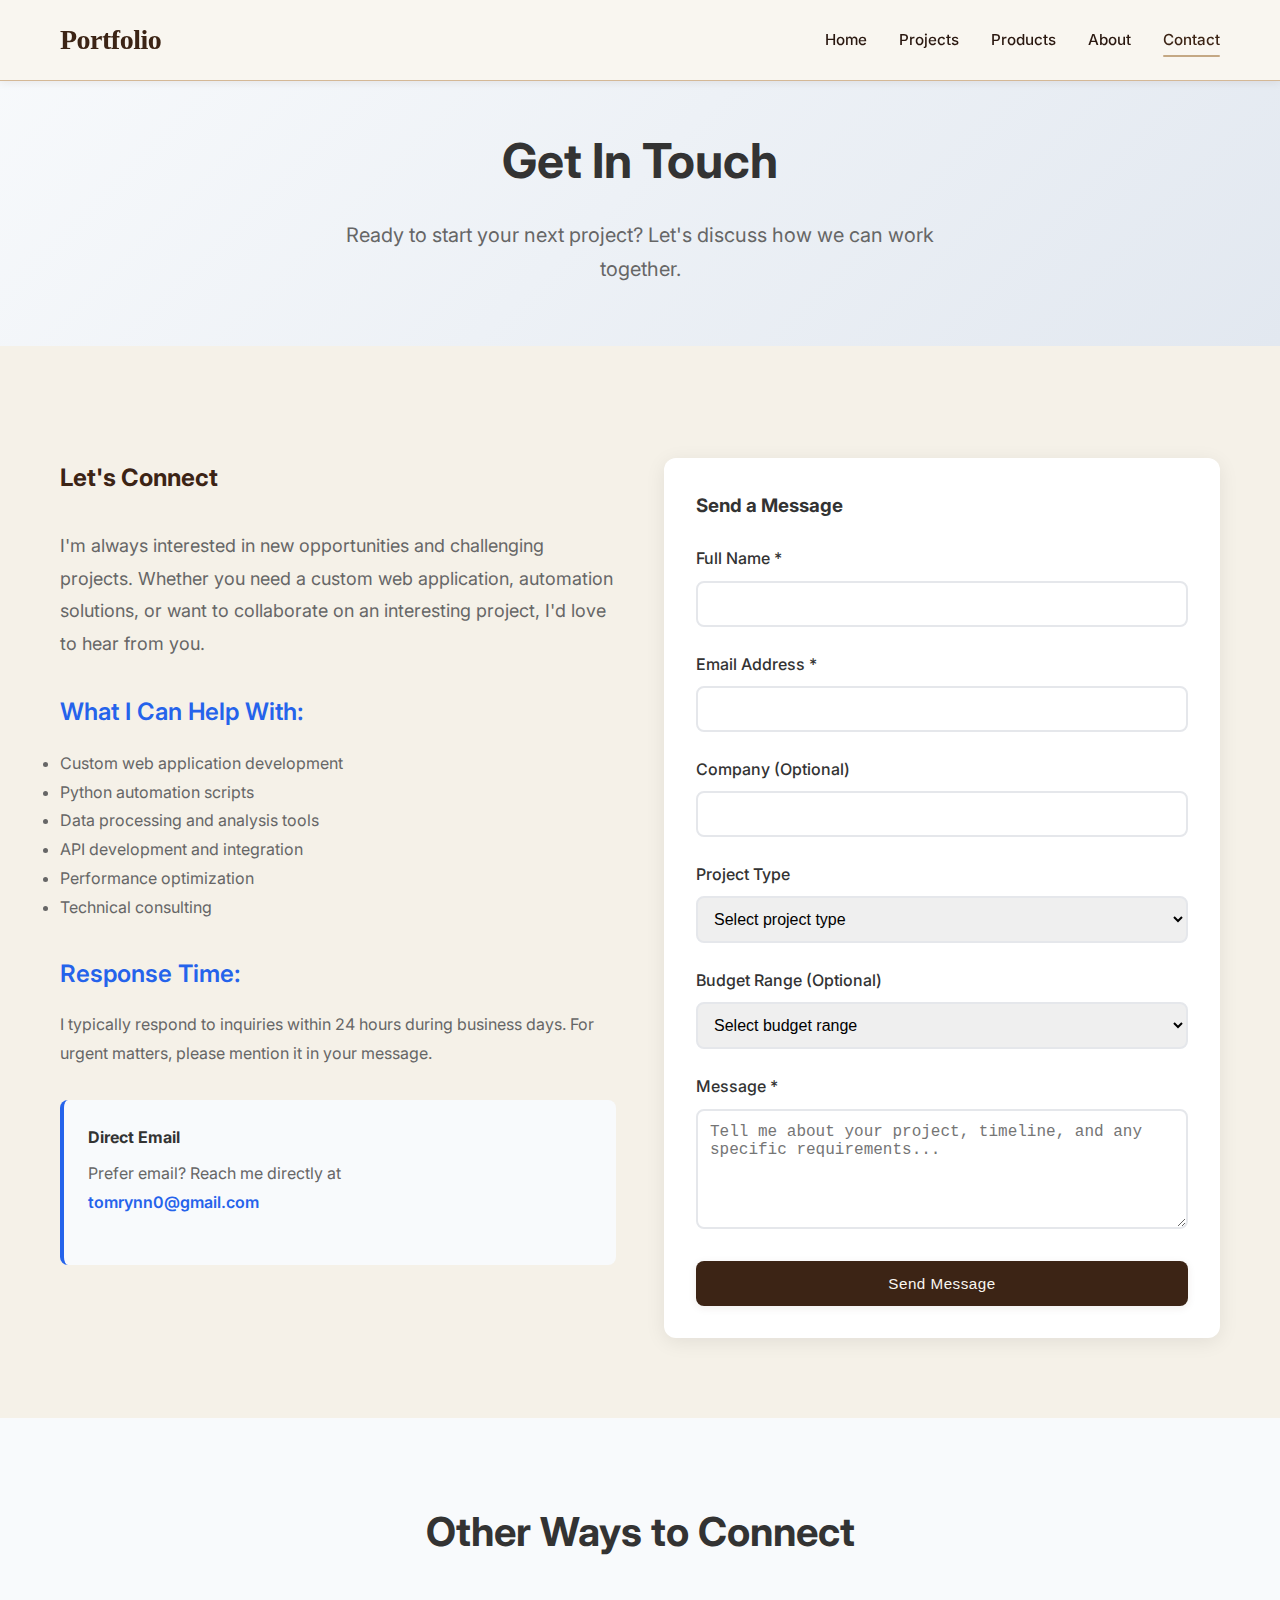
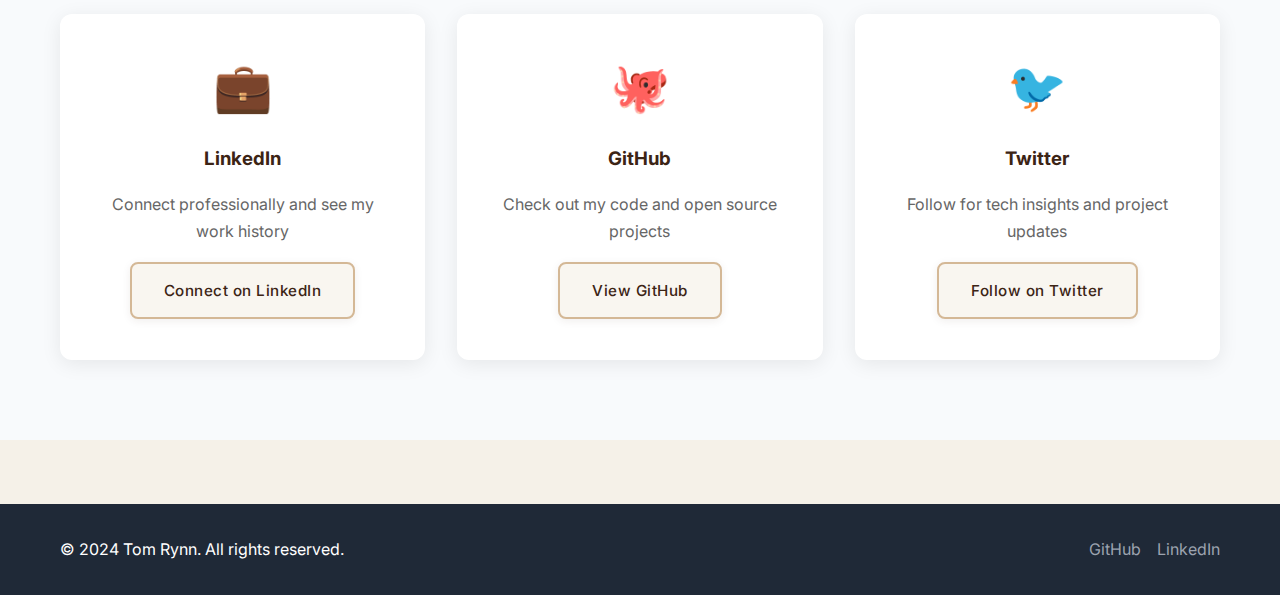
<file: contact.html>
<!DOCTYPE html>
<html lang="en">
<head>
    <meta charset="UTF-8">
    <meta name="viewport" content="width=device-width, initial-scale=1.0">
    <meta name="description" content="Get in touch for project collaborations, automation solutions, or custom development work.">
    <meta name="keywords" content="contact, hire developer, automation solutions, web development, collaboration">
    <meta name="author" content="Your Name">
    <title>Contact - Portfolio</title>
    <link rel="stylesheet" href="styles.css">
    <link rel="preconnect" href="https://fonts.googleapis.com">
    <link rel="preconnect" href="https://fonts.gstatic.com" crossorigin>
    <link href="https://fonts.googleapis.com/css2?family=Inter:wght@300;400;500;600;700&display=swap" rel="stylesheet">
</head>
<body>
    <nav class="navbar">
        <div class="nav-container">
            <div class="nav-logo">
                <a href="index.html">Portfolio</a>
            </div>
            <ul class="nav-menu">
                <li class="nav-item"><a href="index.html" class="nav-link">Home</a></li>
                <li class="nav-item"><a href="projects.html" class="nav-link">Projects</a></li>
                <li class="nav-item"><a href="products.html" class="nav-link">Products</a></li>
                <li class="nav-item"><a href="about.html" class="nav-link">About</a></li>
                <li class="nav-item"><a href="contact.html" class="nav-link active">Contact</a></li>
            </ul>
            <div class="hamburger">
                <span class="bar"></span>
                <span class="bar"></span>
                <span class="bar"></span>
            </div>
        </div>
    </nav>

    <main>
        <section class="page-header">
            <div class="container">
                <h1 class="page-title">Get In Touch</h1>
                <p class="page-subtitle">Ready to start your next project? Let's discuss how we can work together.</p>
            </div>
        </section>

        <section class="contact-section">
            <div class="container">
                <div class="contact-content">
                    <div class="contact-info">
                        <h2 style="margin-bottom: 2rem;">Let's Connect</h2>
                        <p style="font-size: 1.125rem; color: #666; line-height: 1.8; margin-bottom: 2rem;">
                            I'm always interested in new opportunities and challenging projects. Whether you need 
                            a custom web application, automation solutions, or want to collaborate on an interesting 
                            project, I'd love to hear from you.
                        </p>
                        
                        <div style="margin-bottom: 2rem;">
                            <h3 style="color: #2563eb; margin-bottom: 1rem;">What I Can Help With:</h3>
                            <ul style="color: #666; line-height: 1.8;">
                                <li>Custom web application development</li>
                                <li>Python automation scripts</li>
                                <li>Data processing and analysis tools</li>
                                <li>API development and integration</li>
                                <li>Performance optimization</li>
                                <li>Technical consulting</li>
                            </ul>
                        </div>
                        
                        <div style="margin-bottom: 2rem;">
                            <h3 style="color: #2563eb; margin-bottom: 1rem;">Response Time:</h3>
                            <p style="color: #666;">
                                I typically respond to inquiries within 24 hours during business days. 
                                For urgent matters, please mention it in your message.
                            </p>
                        </div>
                        
                        <div style="background: #f8fafc; padding: 1.5rem; border-radius: 8px; border-left: 4px solid #2563eb;">
                            <h4 style="color: #333; margin-bottom: 0.5rem;">Direct Email</h4>
                            <p style="color: #666;">
                                Prefer email? Reach me directly at <br>
                                <a href="mailto:tomrynn0@gmail.com" style="color: #2563eb; text-decoration: none; font-weight: 600;">tomrynn0@gmail.com</a>
                            </p>
                        </div>
                    </div>
                    
                    <div class="contact-form">
                        <h3 style="margin-bottom: 1.5rem; color: #333;">Send a Message</h3>
                        <form id="contactForm">
                            <div class="form-group">
                                <label for="name">Full Name *</label>
                                <input type="text" id="name" name="name" required>
                            </div>
                            
                            <div class="form-group">
                                <label for="email">Email Address *</label>
                                <input type="email" id="email" name="email" required>
                            </div>
                            
                            <div class="form-group">
                                <label for="company">Company (Optional)</label>
                                <input type="text" id="company" name="company">
                            </div>
                            
                            <div class="form-group">
                                <label for="project-type">Project Type</label>
                                <select id="project-type" name="project-type" style="width: 100%; padding: 12px; border: 2px solid #e5e7eb; border-radius: 8px; font-size: 1rem;">
                                    <option value="">Select project type</option>
                                    <option value="web-development">Web Development</option>
                                    <option value="automation">Python Automation</option>
                                    <option value="consulting">Technical Consulting</option>
                                    <option value="other">Other</option>
                                </select>
                            </div>
                            
                            <div class="form-group">
                                <label for="budget">Budget Range (Optional)</label>
                                <select id="budget" name="budget" style="width: 100%; padding: 12px; border: 2px solid #e5e7eb; border-radius: 8px; font-size: 1rem;">
                                    <option value="">Select budget range</option>
                                    <option value="under-1000">Under £1,000</option>
                                    <option value="1000-5000">£1,000 - £5,000</option>
                                    <option value="5000-10000">£5,000 - £10,000</option>
                                    <option value="10000-plus">£10,000+</option>
                                </select>
                            </div>
                            
                            <div class="form-group">
                                <label for="message">Message *</label>
                                <textarea id="message" name="message" placeholder="Tell me about your project, timeline, and any specific requirements..." required></textarea>
                            </div>
                            
                            <button type="submit" class="btn btn-primary" style="width: 100%;">
                                Send Message
                            </button>
                        </form>
                    </div>
                </div>
            </div>
        </section>

        <!-- Alternative Contact Methods -->
        <section class="alternative-contact" style="background: #f8fafc; padding: 80px 0;">
            <div class="container">
                <h2 class="section-title">Other Ways to Connect</h2>
                <div style="display: grid; grid-template-columns: repeat(auto-fit, minmax(250px, 1fr)); gap: 2rem; margin-top: 2rem;">
                    <div style="text-align: center; background: white; padding: 2rem; border-radius: 12px; box-shadow: 0 4px 20px rgba(0, 0, 0, 0.08);">
                        <div style="font-size: 3rem; margin-bottom: 1rem;">💼</div>
                        <h3 style="margin-bottom: 1rem;">LinkedIn</h3>
                        <p style="color: #666; margin-bottom: 1rem;">Connect professionally and see my work history</p>
                        <a href="https://linkedin.com/in/yourusername" target="_blank" class="btn btn-secondary">Connect on LinkedIn</a>
                    </div>
                    
                    <div style="text-align: center; background: white; padding: 2rem; border-radius: 12px; box-shadow: 0 4px 20px rgba(0, 0, 0, 0.08);">
                        <div style="font-size: 3rem; margin-bottom: 1rem;">🐙</div>
                        <h3 style="margin-bottom: 1rem;">GitHub</h3>
                        <p style="color: #666; margin-bottom: 1rem;">Check out my code and open source projects</p>
                        <a href="https://github.com/tomrynn0-sys" target="_blank" class="btn btn-secondary">View GitHub</a>
                    </div>
                    
                    <div style="text-align: center; background: white; padding: 2rem; border-radius: 12px; box-shadow: 0 4px 20px rgba(0, 0, 0, 0.08);">
                        <div style="font-size: 3rem; margin-bottom: 1rem;">🐦</div>
                        <h3 style="margin-bottom: 1rem;">Twitter</h3>
                        <p style="color: #666; margin-bottom: 1rem;">Follow for tech insights and project updates</p>
                        <a href="https://twitter.com/lilbthebasedgod" target="_blank" class="btn btn-secondary">Follow on Twitter</a>
                    </div>
                </div>
            </div>
        </section>
    </main>

    <footer class="footer">
        <div class="container">
            <p>&copy; 2024 Tom Rynn. All rights reserved.</p>
            <div class="footer-links">
                <a href="https://github.com/tomrynn" target="_blank">GitHub</a>
                <a href="https://linkedin.com/in/tomrynn" target="_blank">LinkedIn</a>
            </div>
        </div>
    </footer>

    <script src="main.js"></script>
    <style>
        .page-header {
            padding: 120px 0 60px;
            background: linear-gradient(135deg, #f8fafc 0%, #e2e8f0 100%);
            text-align: center;
        }
        
        .page-title {
            font-size: 3rem;
            font-weight: 700;
            margin-bottom: 1rem;
            color: #333;
        }
        
        .page-subtitle {
            font-size: 1.25rem;
            color: #666;
            max-width: 600px;
            margin: 0 auto;
        }
        
        .contact-section {
            padding: 80px 0;
        }
    </style>
</body>
</html>
</file>
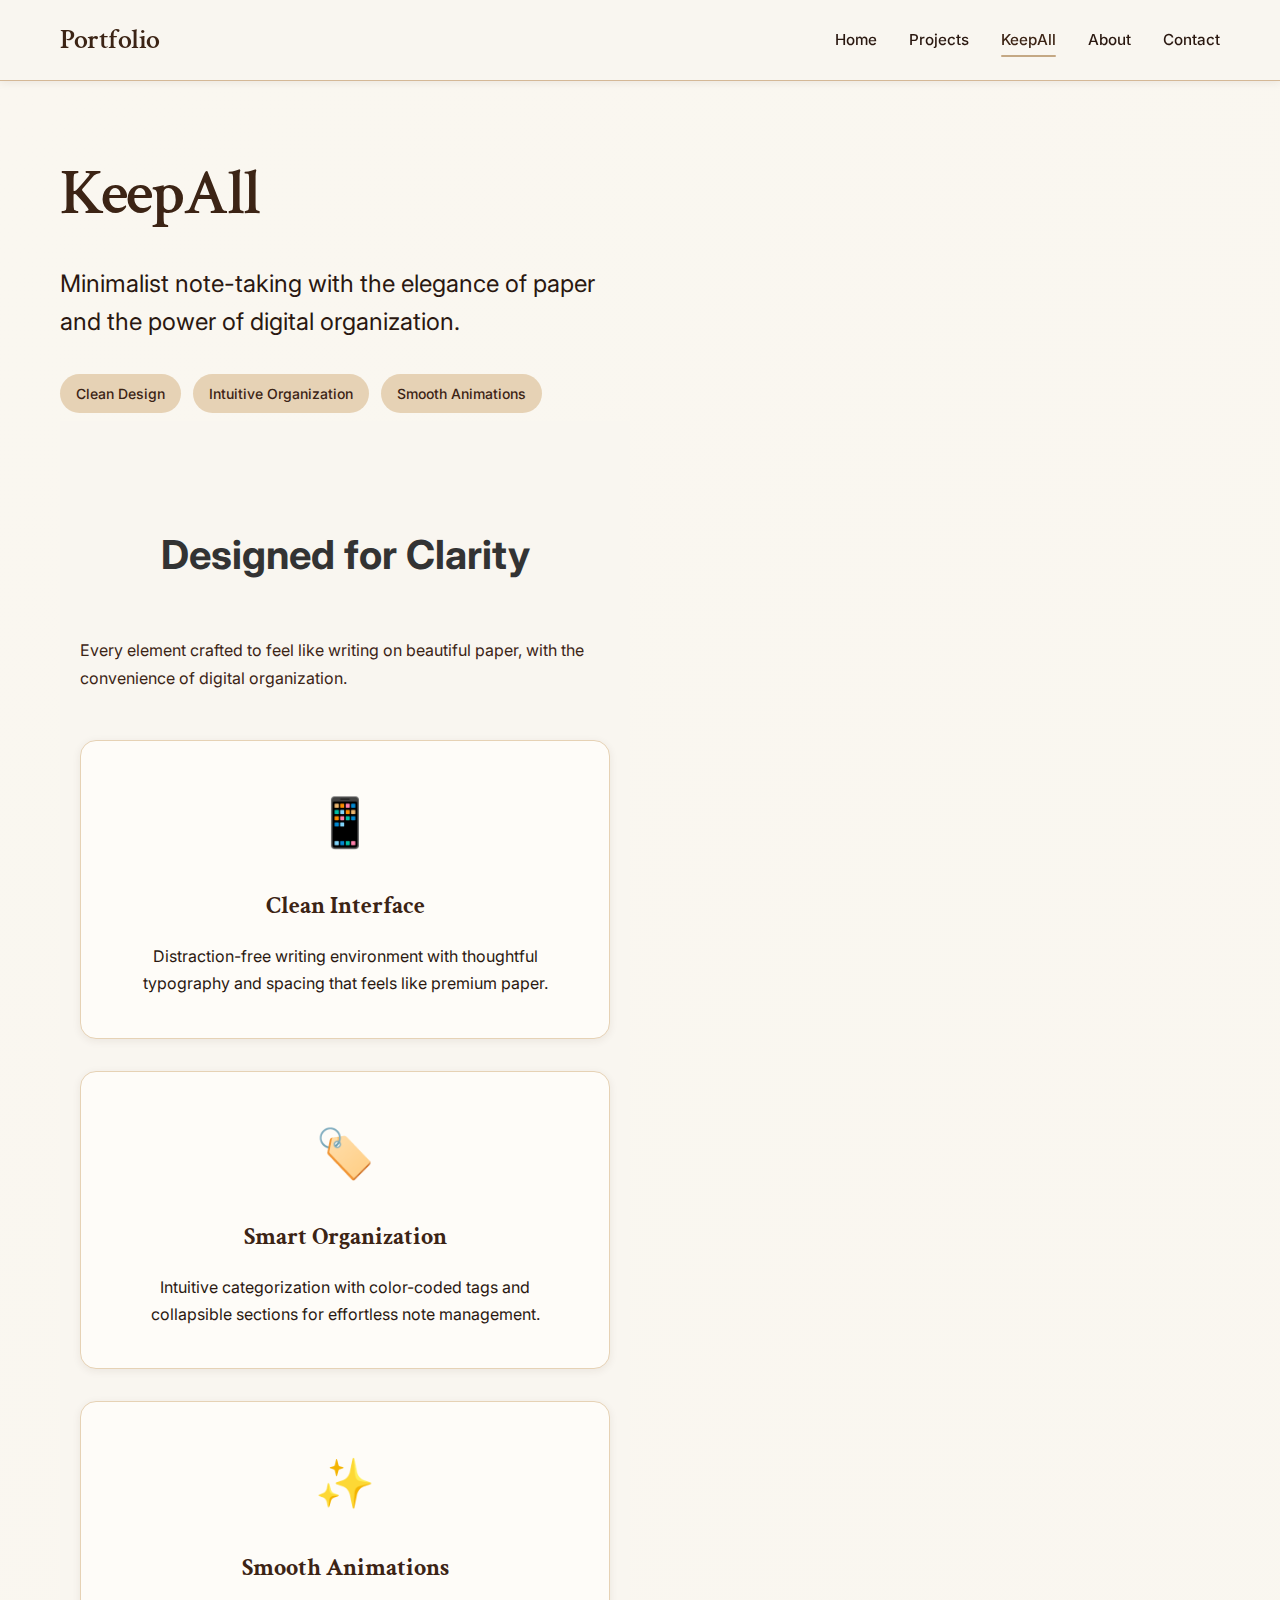
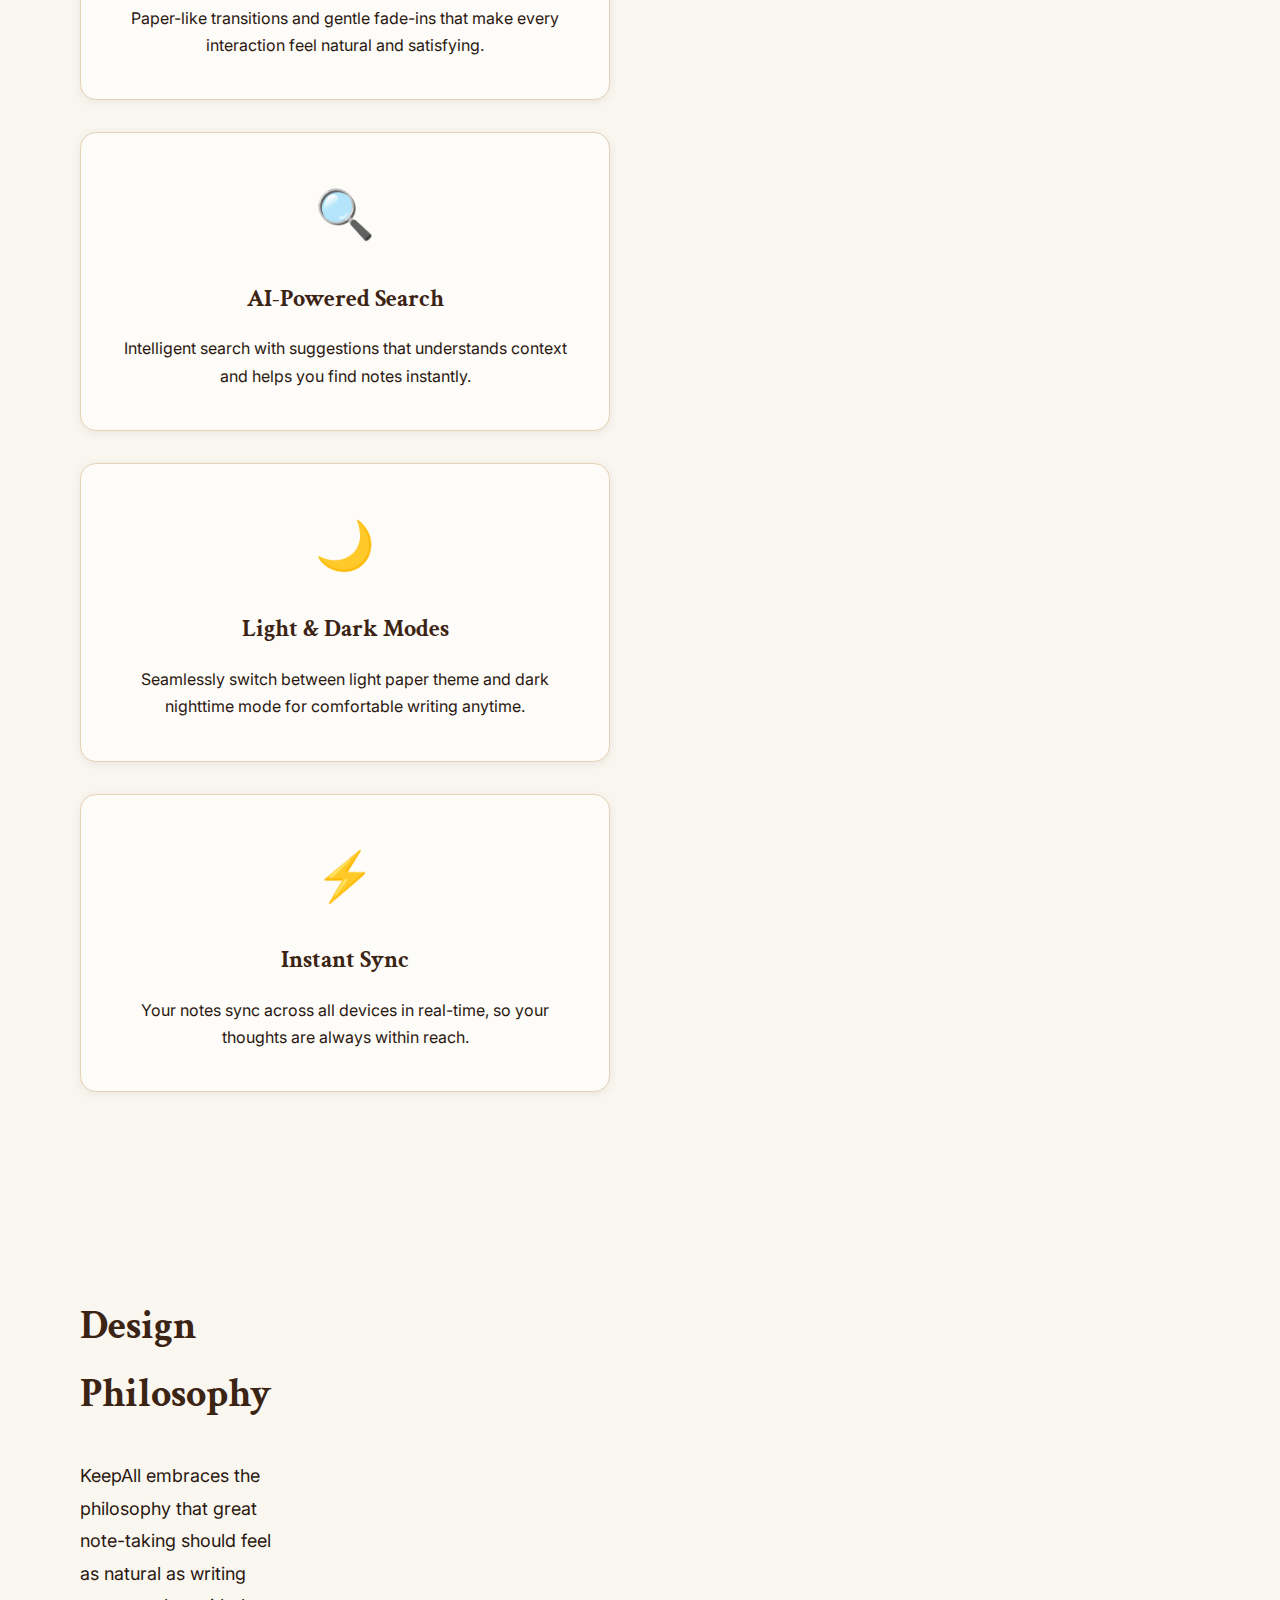
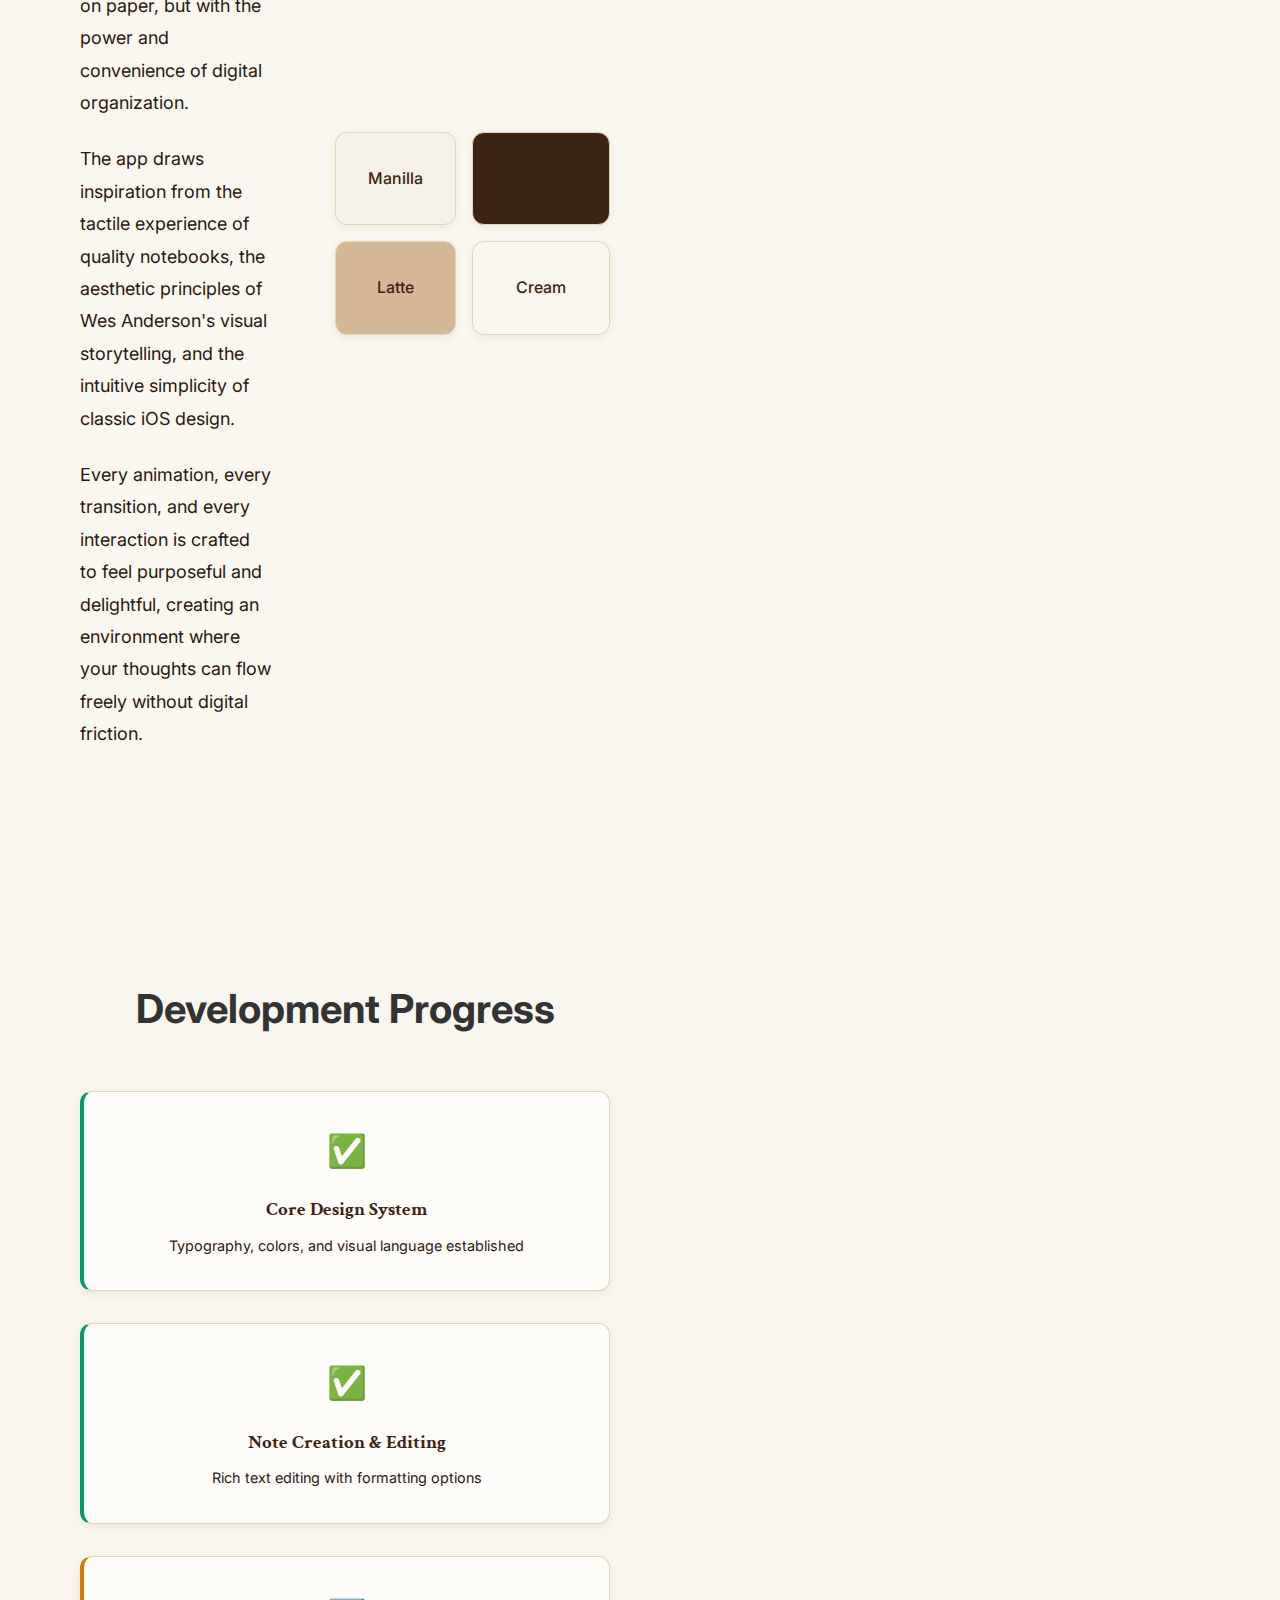
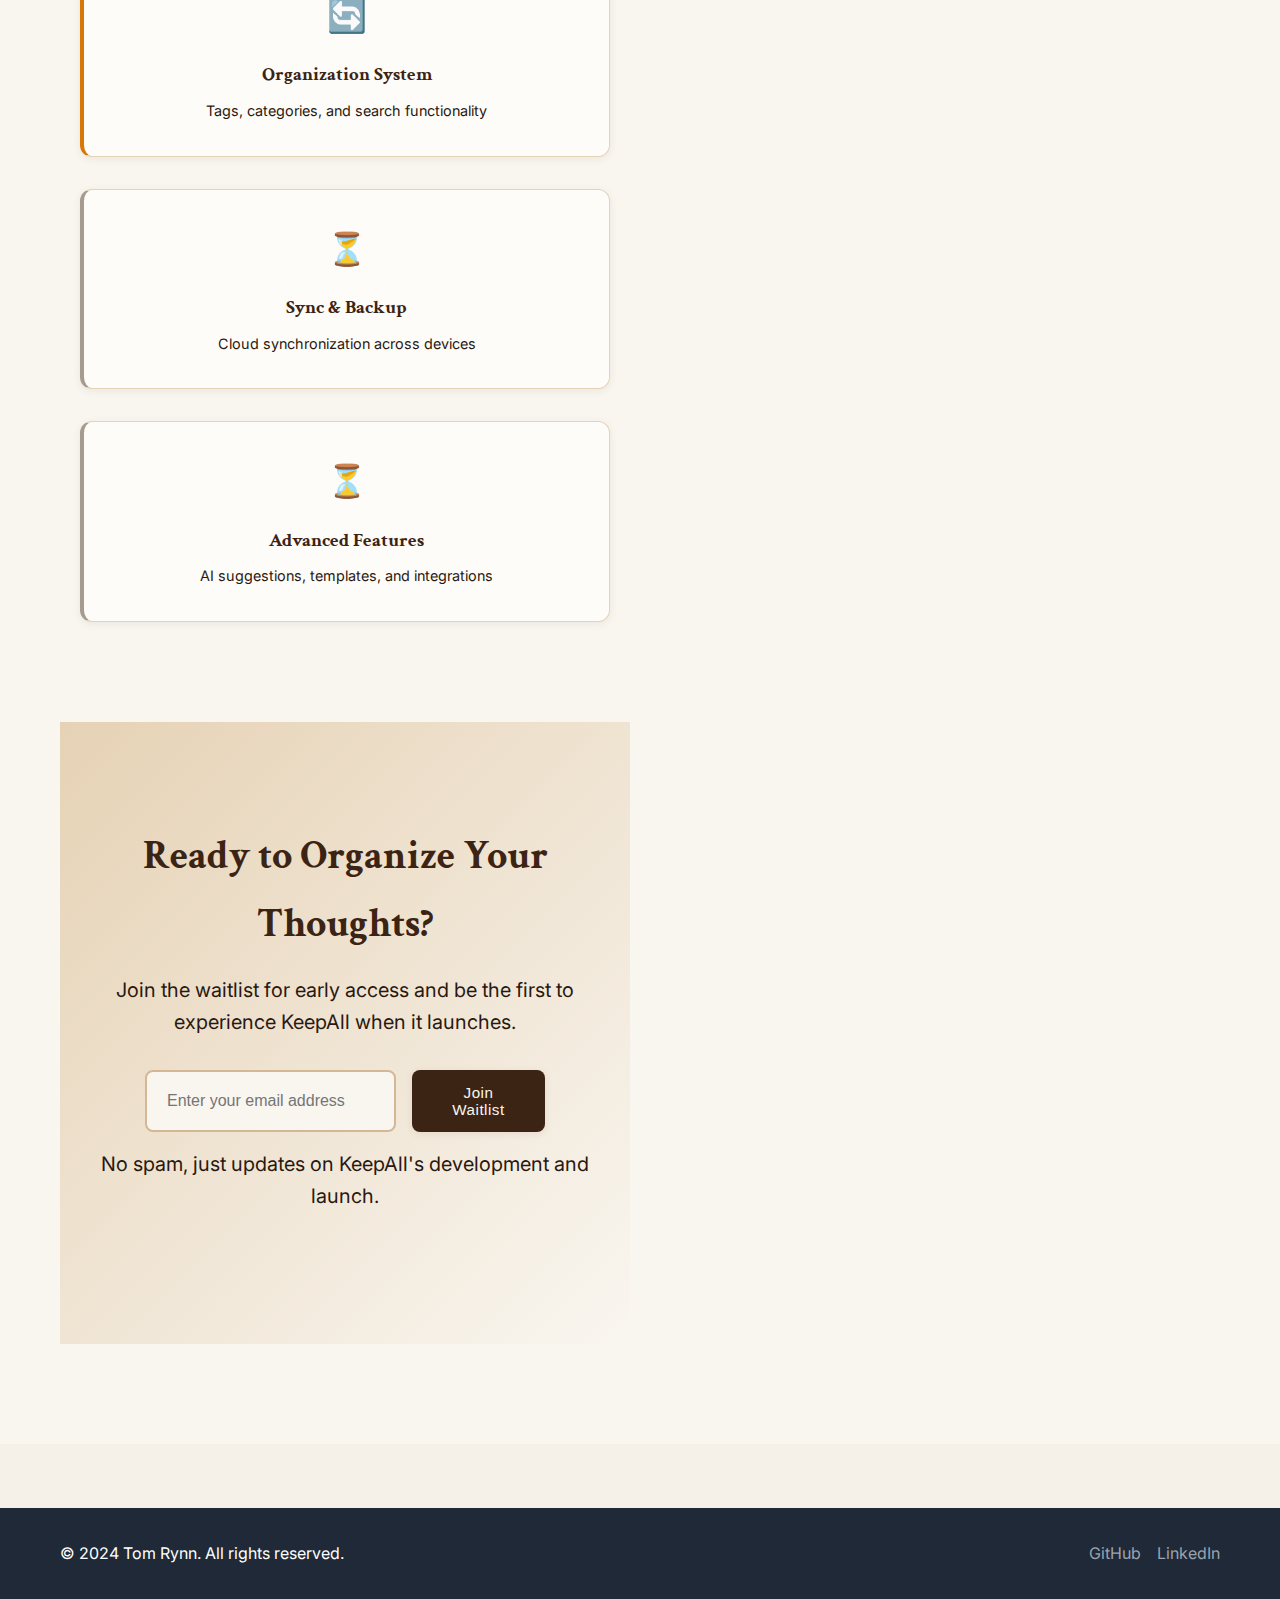
<file: keepall.html>
<!DOCTYPE html>
<html lang="en">
<head>
    <meta charset="UTF-8">
    <meta name="viewport" content="width=device-width, initial-scale=1.0">
    <meta name="description" content="KeepAll - A minimalist note-taking app with clean design and intuitive organization.">
    <meta name="keywords" content="KeepAll, One Stop Bookmark Heaven, productivity, minimalist design, optimised Bookmarks">
    <meta name="author" content="Tom Rynn">
    <title>KeepAll - Bookmark Hub</title>
    <link rel="stylesheet" href="styles.css">
    <link rel="preconnect" href="https://fonts.googleapis.com">
    <link rel="preconnect" href="https://fonts.gstatic.com" crossorigin>
    <link href="https://fonts.googleapis.com/css2?family=Crimson+Text:ital,wght@0,400;0,600;1,400&family=Inter:wght@300;400;500;600&display=swap" rel="stylesheet">
</head>
<body>
    <nav class="navbar">
        <div class="nav-container">
            <div class="nav-logo">
                <a href="index.html">Portfolio</a>
            </div>
            <ul class="nav-menu">
                <li class="nav-item"><a href="index.html" class="nav-link">Home</a></li>
                <li class="nav-item"><a href="projects.html" class="nav-link">Projects</a></li>
                <li class="nav-item"><a href="keepall.html" class="nav-link active">KeepAll</a></li>
                <li class="nav-item"><a href="about.html" class="nav-link">About</a></li>
                <li class="nav-item"><a href="contact.html" class="nav-link">Contact</a></li>
            </ul>
            <div class="hamburger">
                <span class="bar"></span>
                <span class="bar"></span>
                <span class="bar"></span>
            </div>
        </div>
    </nav>

    <main>
        <!-- Hero Section -->
        <section class="keepall-hero">
            <div class="container">
                <div class="keepall-hero-content">
                    <div class="keepall-hero-text">
                        <h1 class="keepall-title">KeepAll</h1>
                        <p class="keepall-subtitle">Minimalist note-taking with the elegance of paper and the power of digital organization.</p>
                        <div class="keepall-features-preview">
                            <span class="feature-tag">Clean Design</span>
                            <span class="feature-tag">Intuitive Organization</span>
                            <span class="feature-tag">Smooth Animations</span>
                        </div>
                        <div class="keepall-cta">
                            <!--
                            <button onclick="showNotification('KeepAll is in development. Sign up for early access!', 'info')" class="btn btn-primary">Get Early Access</button>
                            <a href="#features" class="btn btn-secondary">Explore Features</a>
                        </div>
                    </div>
                    <div class="keepall-hero-image">
                        <div class="app-mockup">
                            <div class="mockup-header">
                                <div class="mockup-dots">
                                    <span></span>
                                    <span></span>
                                    <span></span>
                                </div>
                                <div class="mockup-title">KeepAll</div>
                            </div>
                            <div class="mockup-content">
                                <div class="note-card active">
                                    <h4>Meeting Notes</h4>
                                    <p>Discuss project timeline and deliverables...</p>
                                    <span class="note-date">Today, 2:30 PM</span>
                                </div>
                                <div class="note-card">
                                    <h4>Ideas</h4>
                                    <p>New feature concepts for the app...</p>
                                    <span class="note-date">Yesterday</span>
                                </div>
                                <div class="note-card">
                                    <h4>Shopping List</h4>
                                    <p>Milk, bread, coffee beans, notebooks...</p>
                                    <span class="note-date">2 days ago</span>
                                </div>
                            </div>
                        </div>
                    </div>
                </div>
            </div>
        </section>

        <!-- Features Section -->
        <section id="features" class="keepall-features">
            <div class="container">
                <h2 class="section-title">Designed for Clarity</h2>
                <p class="section-subtitle">Every element crafted to feel like writing on beautiful paper, with the convenience of digital organization.</p>
                
                <div class="features-grid">
                    <div class="feature-card">
                        <div class="feature-icon">📱</div>
                        <h3>Clean Interface</h3>
                        <p>Distraction-free writing environment with thoughtful typography and spacing that feels like premium paper.</p>
                    </div>
                    
                    <div class="feature-card">
                        <div class="feature-icon">🏷️</div>
                        <h3>Smart Organization</h3>
                        <p>Intuitive categorization with color-coded tags and collapsible sections for effortless note management.</p>
                    </div>
                    
                    <div class="feature-card">
                        <div class="feature-icon">✨</div>
                        <h3>Smooth Animations</h3>
                        <p>Paper-like transitions and gentle fade-ins that make every interaction feel natural and satisfying.</p>
                    </div>
                    
                    <div class="feature-card">
                        <div class="feature-icon">🔍</div>
                        <h3>AI-Powered Search</h3>
                        <p>Intelligent search with suggestions that understands context and helps you find notes instantly.</p>
                    </div>
                    
                    <div class="feature-card">
                        <div class="feature-icon">🌙</div>
                        <h3>Light & Dark Modes</h3>
                        <p>Seamlessly switch between light paper theme and dark nighttime mode for comfortable writing anytime.</p>
                    </div>
                    
                    <div class="feature-card">
                        <div class="feature-icon">⚡</div>
                        <h3>Instant Sync</h3>
                        <p>Your notes sync across all devices in real-time, so your thoughts are always within reach.</p>
                    </div>
                </div>
            </div>
        </section>

        <!-- Design Philosophy -->
        <section class="design-philosophy">
            <div class="container">
                <div class="philosophy-content">
                    <div class="philosophy-text">
                        <h2>Design Philosophy</h2>
                        <p>KeepAll embraces the philosophy that great note-taking should feel as natural as writing on paper, but with the power and convenience of digital organization.</p>
                        <p>The app draws inspiration from the tactile experience of quality notebooks, the aesthetic principles of Wes Anderson's visual storytelling, and the intuitive simplicity of classic iOS design.</p>
                        <p>Every animation, every transition, and every interaction is crafted to feel purposeful and delightful, creating an environment where your thoughts can flow freely without digital friction.</p>
                    </div>
                    <div class="philosophy-visual">
                        <div class="color-palette">
                            <div class="color-swatch" style="background: #f5f1e8;">Manilla</div>
                            <div class="color-swatch" style="background: #3c2415;">Espresso</div>
                            <div class="color-swatch" style="background: #d4b896;">Latte</div>
                            <div class="color-swatch" style="background: #f9f6f0;">Cream</div>
                        </div>
                    </div>
                </div>
            </div>
        </section>

        <!-- Development Status -->
        <section class="development-status">
            <div class="container">
                <h2 class="section-title">Development Progress</h2>
                <div class="progress-grid">
                    <div class="progress-item completed">
                        <div class="progress-icon">✅</div>
                        <h3>Core Design System</h3>
                        <p>Typography, colors, and visual language established</p>
                    </div>
                    <div class="progress-item completed">
                        <div class="progress-icon">✅</div>
                        <h3>Note Creation & Editing</h3>
                        <p>Rich text editing with formatting options</p>
                    </div>
                    <div class="progress-item in-progress">
                        <div class="progress-icon">🔄</div>
                        <h3>Organization System</h3>
                        <p>Tags, categories, and search functionality</p>
                    </div>
                    <div class="progress-item upcoming">
                        <div class="progress-icon">⏳</div>
                        <h3>Sync & Backup</h3>
                        <p>Cloud synchronization across devices</p>
                    </div>
                    <div class="progress-item upcoming">
                        <div class="progress-icon">⏳</div>
                        <h3>Advanced Features</h3>
                        <p>AI suggestions, templates, and integrations</p>
                    </div>
                </div>
            </div>
        </section>

        <!-- CTA Section -->
        <section class="keepall-cta-section">
            <div class="container">
                <div class="cta-content">
                    <h2>Ready to Organize Your Thoughts?</h2>
                    <p>Join the waitlist for early access and be the first to experience KeepAll when it launches.</p>
                    <div class="cta-form">
                        <input type="email" placeholder="Enter your email address" class="email-input">
                        <button onclick="showNotification('Thank you! You\'ve been added to the waitlist.', 'success')" class="btn btn-primary">Join Waitlist</button>
                    </div>
                    <p class="cta-note">No spam, just updates on KeepAll's development and launch.</p>
                </div>
            </div>
        </section>
    </main>

    <footer class="footer">
        <div class="container">
            <p>&copy; 2024 Tom Rynn. All rights reserved.</p>
            <div class="footer-links">
                <a href="https://github.com/tomrynn" target="_blank">GitHub</a>
                <a href="https://linkedin.com/in/tomrynn" target="_blank">LinkedIn</a>
            </div>
        </div>
    </footer>

    <script src="main.js"></script>
    <style>
        /* KeepAll Specific Styles */
        .keepall-hero {
            padding: 140px 0 100px;
            background: linear-gradient(135deg, var(--manilla-light) 0%, var(--cream) 100%);
            position: relative;
        }

        .keepall-hero-content {
            display: grid;
            grid-template-columns: 1fr 1fr;
            gap: 4rem;
            align-items: center;
        }

        .keepall-title {
            font-family: var(--font-serif);
            font-size: 4rem;
            font-weight: 600;
            color: var(--espresso);
            margin-bottom: 1rem;
            letter-spacing: -2px;
        }

        .keepall-subtitle {
            font-size: 1.5rem;
            color: var(--espresso-dark);
            line-height: 1.6;
            margin-bottom: 2rem;
        }

        .feature-tag {
            display: inline-block;
            background: var(--latte-light);
            color: var(--espresso);
            padding: 0.5rem 1rem;
            border-radius: 20px;
            font-size: 0.875rem;
            margin-right: 0.5rem;
            margin-bottom: 0.5rem;
            font-weight: 500;
        }

        .keepall-features {
            padding: 100px 0;
            background: var(--cream);
        }

        .features-grid {
            display: grid;
            grid-template-columns: repeat(auto-fit, minmax(300px, 1fr));
            gap: 2rem;
            margin-top: 3rem;
        }

        .feature-card {
            background: var(--cream-light);
            padding: 2.5rem;
            border-radius: 16px;
            box-shadow: var(--shadow-soft);
            text-align: center;
            transition: var(--transition-paper);
            border: 1px solid var(--latte-light);
        }

        .feature-card:hover {
            transform: translateY(-5px);
            box-shadow: var(--shadow-medium);
        }

        .feature-icon {
            font-size: 3rem;
            margin-bottom: 1.5rem;
        }

        .feature-card h3 {
            font-family: var(--font-serif);
            font-size: 1.5rem;
            color: var(--espresso);
            margin-bottom: 1rem;
        }

        .feature-card p {
            color: var(--espresso-dark);
            line-height: 1.7;
        }

        .design-philosophy {
            padding: 100px 0;
            background: var(--manilla-light);
        }

        .philosophy-content {
            display: grid;
            grid-template-columns: 2fr 1fr;
            gap: 4rem;
            align-items: center;
        }

        .philosophy-text h2 {
            font-family: var(--font-serif);
            font-size: 2.5rem;
            color: var(--espresso);
            margin-bottom: 2rem;
        }

        .philosophy-text p {
            color: var(--espresso-dark);
            line-height: 1.8;
            margin-bottom: 1.5rem;
            font-size: 1.125rem;
        }

        .color-palette {
            display: grid;
            grid-template-columns: 1fr 1fr;
            gap: 1rem;
        }

        .color-swatch {
            padding: 2rem;
            border-radius: 12px;
            text-align: center;
            font-weight: 500;
            color: var(--espresso);
            box-shadow: var(--shadow-soft);
            border: 1px solid var(--latte-light);
        }

        .development-status {
            padding: 100px 0;
            background: var(--cream);
        }

        .progress-grid {
            display: grid;
            grid-template-columns: repeat(auto-fit, minmax(250px, 1fr));
            gap: 2rem;
            margin-top: 3rem;
        }

        .progress-item {
            background: var(--cream-light);
            padding: 2rem;
            border-radius: 12px;
            box-shadow: var(--shadow-soft);
            text-align: center;
            border: 1px solid var(--latte-light);
        }

        .progress-item.completed {
            border-left: 4px solid #059669;
        }

        .progress-item.in-progress {
            border-left: 4px solid #d97706;
        }

        .progress-item.upcoming {
            border-left: 4px solid var(--neutral-warm);
        }

        .progress-icon {
            font-size: 2rem;
            margin-bottom: 1rem;
        }

        .progress-item h3 {
            font-family: var(--font-serif);
            color: var(--espresso);
            margin-bottom: 0.5rem;
        }

        .progress-item p {
            color: var(--espresso-dark);
            font-size: 0.9rem;
        }

        .keepall-cta-section {
            padding: 100px 0;
            background: linear-gradient(135deg, var(--latte-light) 0%, var(--cream) 100%);
        }

        .cta-content {
            text-align: center;
            max-width: 600px;
            margin: 0 auto;
        }

        .cta-content h2 {
            font-family: var(--font-serif);
            font-size: 2.5rem;
            color: var(--espresso);
            margin-bottom: 1rem;
        }

        .cta-content p {
            color: var(--espresso-dark);
            font-size: 1.25rem;
            margin-bottom: 2rem;
            line-height: 1.6;
        }

        .cta-form {
            display: flex;
            gap: 1rem;
            margin-bottom: 1rem;
            max-width: 400px;
            margin-left: auto;
            margin-right: auto;
        }

        .email-input {
            flex: 1;
            padding: 14px 20px;
            border: 2px solid var(--latte);
            border-radius: 8px;
            background: var(--cream);
            color: var(--espresso);
            font-size: 1rem;
            transition: var(--transition-smooth);
        }

        .email-input:focus {
            outline: none;
            border-color: var(--espresso);
        }

        .cta-note {
            color: var(--espresso-dark);
            font-size: 0.875rem;
        }

        /* App Mockup */
        .app-mockup {
            background: var(--cream);
            border-radius: 20px;
            box-shadow: var(--shadow-medium);
            overflow: hidden;
            border: 1px solid var(--latte-light);
            max-width: 320px;
            margin: 0 auto;
        }

        .mockup-header {
            background: var(--latte-light);
            padding: 1rem;
            display: flex;
            align-items: center;
            gap: 1rem;
        }

        .mockup-dots {
            display: flex;
            gap: 0.25rem;
        }

        .mockup-dots span {
            width: 8px;
            height: 8px;
            border-radius: 50%;
            background: var(--espresso);
            opacity: 0.3;
        }

        .mockup-title {
            font-family: var(--font-serif);
            font-weight: 600;
            color: var(--espresso);
        }

        .mockup-content {
            padding: 1rem;
            display: flex;
            flex-direction: column;
            gap: 0.75rem;
        }

        .note-card {
            background: var(--cream-light);
            border-radius: 8px;
            padding: 1rem;
            border: 1px solid var(--latte-light);
            transition: var(--transition-smooth);
        }

        .note-card.active {
            border-color: var(--latte-dark);
            box-shadow: var(--shadow-soft);
        }

        .note-card h4 {
            font-family: var(--font-serif);
            font-size: 1rem;
            color: var(--espresso);
            margin-bottom: 0.5rem;
        }

        .note-card p {
            color: var(--espresso-dark);
            font-size: 0.875rem;
            line-height: 1.4;
            margin-bottom: 0.5rem;
        }

        .note-date {
            font-size: 0.75rem;
            color: var(--neutral-warm);
        }

        @media (max-width: 768px) {
            .keepall-hero-content {
                grid-template-columns: 1fr;
                text-align: center;
            }
            
            .philosophy-content {
                grid-template-columns: 1fr;
            }
            
            .cta-form {
                flex-direction: column;
            }
            
            .keepall-title {
                font-size: 3rem;
            }
        }
    </style>
</body>
</html>
</file>
<file: styles.css>
/* CSS Variables for Wes Anderson + iOS Notes Theme */
:root {
    /* Manilla paper background */
    --manilla: #f5f1e8;
    --manilla-light: #faf7f0;
    --manilla-dark: #e8dcc6;
    
    /* Espresso brown */
    --espresso: #3c2415;
    --espresso-light: #5a3d2b;
    --espresso-dark: #2a1810;
    
    /* Latte cream */
    --latte: #d4b896;
    --latte-light: #e6d2b5;
    --latte-dark: #c4a884;
    
    /* Soft cream */
    --cream: #f9f6f0;
    --cream-light: #fefcf8;
    --cream-dark: #f0ede6;
    
    /* Muted neutrals */
    --neutral-warm: #a69b8f;
    --neutral-cool: #8b8680;
    --neutral-light: #e5e0d8;
    --neutral-dark: #6b645e;
    
    /* Typography */
    --font-serif: 'Crimson Text', 'Times New Roman', serif;
    --font-sans: 'Inter', -apple-system, BlinkMacSystemFont, 'Segoe UI', Roboto, sans-serif;
    --font-mono: 'Courier New', 'Courier', monospace;
    
    /* Shadows for paper effect */
    --shadow-soft: 0 2px 8px rgba(60, 36, 21, 0.08);
    --shadow-medium: 0 4px 16px rgba(60, 36, 21, 0.12);
    --shadow-strong: 0 8px 24px rgba(60, 36, 21, 0.16);
    
    /* Transitions */
    --transition-smooth: all 0.3s cubic-bezier(0.4, 0, 0.2, 1);
    --transition-paper: all 0.4s cubic-bezier(0.25, 0.46, 0.45, 0.94);
}

/* Reset and Base Styles */
* {
    margin: 0;
    padding: 0;
    box-sizing: border-box;
}

html {
    scroll-behavior: smooth;
}

body {
    font-family: var(--font-sans);
    line-height: 1.7;
    color: var(--espresso);
    background-color: var(--manilla);
    font-weight: 400;
    overflow-x: hidden;
}

.container {
    max-width: 1200px;
    margin: 0 auto;
    padding: 0 20px;
}

.text-center {
    text-align: center;
}

/* Navigation - Wes Anderson Style */
.navbar {
    position: fixed;
    top: 0;
    width: 100%;
    background: var(--cream);
    backdrop-filter: blur(10px);
    z-index: 1000;
    padding: 1rem 0;
    border-bottom: 1px solid var(--latte);
    box-shadow: var(--shadow-soft);
}

.nav-container {
    max-width: 1200px;
    margin: 0 auto;
    padding: 0 20px;
    display: flex;
    justify-content: space-between;
    align-items: center;
}

.nav-logo a {
    font-family: var(--font-serif);
    font-size: 1.75rem;
    font-weight: 600;
    color: var(--espresso);
    text-decoration: none;
    letter-spacing: -0.5px;
}

.nav-menu {
    display: flex;
    list-style: none;
    gap: 2rem;
}

.nav-link {
    text-decoration: none;
    color: var(--espresso-dark);
    font-weight: 500;
    transition: var(--transition-smooth);
    position: relative;
    font-size: 0.95rem;
}

.nav-link:hover,
.nav-link.active {
    color: var(--espresso);
}

.nav-link.active::after {
    content: '';
    position: absolute;
    bottom: -8px;
    left: 0;
    width: 100%;
    height: 2px;
    background: var(--latte-dark);
    border-radius: 1px;
}

.hamburger {
    display: none;
    flex-direction: column;
    cursor: pointer;
}

.hamburger .bar {
    width: 25px;
    height: 3px;
    background: #333;
    margin: 3px 0;
    transition: 0.3s;
}

/* Hero Section - Wes Anderson Style */
.hero {
    padding: 140px 0 100px;
    min-height: 100vh;
    display: flex;
    align-items: center;
    background: linear-gradient(135deg, var(--manilla-light) 0%, var(--cream) 100%);
    position: relative;
}

.hero::before {
    content: '';
    position: absolute;
    top: 0;
    left: 0;
    right: 0;
    bottom: 0;
    background: 
        radial-gradient(circle at 20% 80%, var(--latte-light) 0%, transparent 50%),
        radial-gradient(circle at 80% 20%, var(--cream-light) 0%, transparent 50%);
    opacity: 0.3;
    pointer-events: none;
}

.hero-container {
    max-width: 1200px;
    margin: 0 auto;
    padding: 0 20px;
    display: grid;
    grid-template-columns: 1fr 1fr;
    gap: 4rem;
    align-items: center;
    position: relative;
    z-index: 1;
}

.hero-title {
    font-family: var(--font-serif);
    font-size: 3.5rem;
    font-weight: 600;
    line-height: 1.1;
    margin-bottom: 1.5rem;
    color: var(--espresso);
    letter-spacing: -1px;
}

.hero-subtitle {
    font-size: 1.25rem;
    color: var(--espresso-dark);
    margin-bottom: 2rem;
    line-height: 1.7;
    font-weight: 400;
}

.hero-cta {
    display: flex;
    gap: 1rem;
    flex-wrap: wrap;
}

.hero-image {
    display: flex;
    justify-content: center;
    align-items: center;
}

.hero-img {
    width: 100%;
    max-width: 400px;
    height: auto;
    border-radius: 16px;
    box-shadow: var(--shadow-medium);
    object-fit: cover;
    background: var(--cream);
    padding: 8px;
    border: 1px solid var(--latte-light);
}

/* Buttons - Wes Anderson Style */
.btn {
    display: inline-block;
    padding: 14px 32px;
    border-radius: 8px;
    text-decoration: none;
    font-weight: 500;
    transition: var(--transition-paper);
    cursor: pointer;
    border: none;
    font-size: 0.95rem;
    letter-spacing: 0.5px;
    position: relative;
    overflow: hidden;
}

.btn::before {
    content: '';
    position: absolute;
    top: 0;
    left: -100%;
    width: 100%;
    height: 100%;
    background: linear-gradient(90deg, transparent, rgba(255,255,255,0.2), transparent);
    transition: left 0.5s;
}

.btn:hover::before {
    left: 100%;
}

.btn-primary {
    background: var(--espresso);
    color: var(--cream);
    box-shadow: var(--shadow-soft);
}

.btn-primary:hover {
    background: var(--espresso-dark);
    transform: translateY(-3px);
    box-shadow: var(--shadow-medium);
}

.btn-secondary {
    background: var(--cream);
    color: var(--espresso);
    border: 2px solid var(--latte);
    box-shadow: var(--shadow-soft);
}

.btn-secondary:hover {
    background: var(--latte-light);
    border-color: var(--latte-dark);
    transform: translateY(-3px);
    box-shadow: var(--shadow-medium);
}

/* Section Styles */
.section-title {
    font-size: 2.5rem;
    font-weight: 700;
    text-align: center;
    margin-bottom: 3rem;
    color: #333;
}

/* Skills Section - Wes Anderson Style */
.skills {
    padding: 100px 0;
    background: var(--manilla-light);
}

.skills-grid {
    display: grid;
    grid-template-columns: repeat(auto-fit, minmax(300px, 1fr));
    gap: 2rem;
    margin-top: 3rem;
}

.skill-card {
    background: var(--cream);
    padding: 2.5rem;
    border-radius: 12px;
    box-shadow: var(--shadow-soft);
    text-align: center;
    transition: var(--transition-paper);
    border: 1px solid var(--latte-light);
    position: relative;
    overflow: hidden;
}

.skill-card::before {
    content: '';
    position: absolute;
    top: 0;
    left: 0;
    right: 0;
    height: 4px;
    background: linear-gradient(90deg, var(--latte), var(--latte-light), var(--latte));
}

.skill-card:hover {
    transform: translateY(-8px);
    box-shadow: var(--shadow-medium);
}

.skill-icon {
    font-size: 2.5rem;
    margin-bottom: 1.5rem;
    color: var(--espresso);
}

.skill-card h3 {
    font-family: var(--font-serif);
    font-size: 1.5rem;
    font-weight: 600;
    margin-bottom: 1rem;
    color: var(--espresso);
}

.skill-card p {
    color: var(--espresso-dark);
    line-height: 1.7;
    font-size: 0.95rem;
}

/* Featured Projects - Wes Anderson Style */
.featured-projects {
    padding: 100px 0;
    background: var(--cream);
}

.projects-preview {
    display: grid;
    grid-template-columns: repeat(auto-fit, minmax(350px, 1fr));
    gap: 2rem;
    margin-bottom: 3rem;
}

.project-card {
    background: var(--cream-light);
    border-radius: 16px;
    overflow: hidden;
    box-shadow: var(--shadow-soft);
    transition: var(--transition-paper);
    border: 1px solid var(--latte-light);
    position: relative;
}

.project-card:hover {
    transform: translateY(-8px) rotateX(2deg);
    box-shadow: var(--shadow-medium);
}

.project-img {
    width: 100%;
    height: 220px;
    object-fit: cover;
    border-bottom: 1px solid var(--latte-light);
}

.project-content {
    padding: 2rem;
}

.project-content h3 {
    font-family: var(--font-serif);
    font-size: 1.5rem;
    font-weight: 600;
    margin-bottom: 0.75rem;
    color: var(--espresso);
}

.project-content p {
    color: var(--espresso-dark);
    margin-bottom: 1.5rem;
    line-height: 1.7;
    font-size: 0.95rem;
}

.project-link {
    color: var(--espresso);
    text-decoration: none;
    font-weight: 500;
    transition: var(--transition-smooth);
    position: relative;
}

.project-link::after {
    content: '';
    position: absolute;
    bottom: -2px;
    left: 0;
    width: 0;
    height: 1px;
    background: var(--latte-dark);
    transition: width 0.3s ease;
}

.project-link:hover::after {
    width: 100%;
}

.project-link:hover {
    color: var(--espresso-dark);
}

/* Projects Page */
.projects-grid {
    display: grid;
    grid-template-columns: repeat(auto-fit, minmax(350px, 1fr));
    gap: 2rem;
    margin-top: 2rem;
}

.project-tags {
    display: flex;
    gap: 0.5rem;
    margin: 1rem 0;
    flex-wrap: wrap;
}

.project-tag {
    background: #e0e7ff;
    color: #3730a3;
    padding: 0.25rem 0.75rem;
    border-radius: 20px;
    font-size: 0.875rem;
    font-weight: 500;
}

.project-links {
    display: flex;
    gap: 1rem;
    margin-top: 1rem;
}

.project-links .btn {
    padding: 8px 16px;
    font-size: 0.875rem;
}

/* Products Page */
.products-grid {
    display: grid;
    grid-template-columns: repeat(auto-fit, minmax(400px, 1fr));
    gap: 2rem;
    margin-top: 2rem;
}

.product-card {
    background: white;
    border-radius: 12px;
    overflow: hidden;
    box-shadow: 0 4px 20px rgba(0, 0, 0, 0.08);
    transition: transform 0.3s ease, box-shadow 0.3s ease;
}

.product-card:hover {
    transform: translateY(-5px);
    box-shadow: 0 8px 30px rgba(0, 0, 0, 0.12);
}

.product-content {
    padding: 2rem;
}

.product-price {
    font-size: 1.5rem;
    font-weight: 700;
    color: #059669;
    margin: 1rem 0;
}

.product-features {
    list-style: none;
    margin: 1rem 0;
}

.product-features li {
    padding: 0.5rem 0;
    color: #666;
    position: relative;
    padding-left: 1.5rem;
}

.product-features li::before {
    content: '✓';
    position: absolute;
    left: 0;
    color: #059669;
    font-weight: bold;
}

/* About Page */
.about-content {
    display: grid;
    grid-template-columns: 1fr 2fr;
    gap: 3rem;
    align-items: start;
    margin-top: 2rem;
}

.about-image {
    text-align: center;
}

.about-image img {
    width: 100%;
    max-width: 300px;
    border-radius: 50%;
    box-shadow: 0 10px 30px rgba(0, 0, 0, 0.1);
}

.about-text h3 {
    font-size: 1.5rem;
    font-weight: 600;
    margin-bottom: 1rem;
    color: #333;
}

.about-text p {
    color: #666;
    line-height: 1.8;
    margin-bottom: 1.5rem;
}

.skills-list {
    display: flex;
    flex-wrap: wrap;
    gap: 0.5rem;
    margin-top: 1rem;
}

.skill-item {
    background: #f3f4f6;
    color: #374151;
    padding: 0.5rem 1rem;
    border-radius: 20px;
    font-size: 0.875rem;
    font-weight: 500;
}

/* Contact Page */
.contact-content {
    display: grid;
    grid-template-columns: 1fr 1fr;
    gap: 3rem;
    margin-top: 2rem;
}

.contact-info h3 {
    font-size: 1.5rem;
    font-weight: 600;
    margin-bottom: 1rem;
    color: #333;
}

.contact-info p {
    color: #666;
    line-height: 1.8;
    margin-bottom: 1.5rem;
}

.contact-form {
    background: white;
    padding: 2rem;
    border-radius: 12px;
    box-shadow: 0 4px 20px rgba(0, 0, 0, 0.08);
}

.form-group {
    margin-bottom: 1.5rem;
}

.form-group label {
    display: block;
    margin-bottom: 0.5rem;
    font-weight: 500;
    color: #333;
}

.form-group input,
.form-group textarea {
    width: 100%;
    padding: 12px;
    border: 2px solid #e5e7eb;
    border-radius: 8px;
    font-size: 1rem;
    transition: border-color 0.3s ease;
}

.form-group input:focus,
.form-group textarea:focus {
    outline: none;
    border-color: #2563eb;
}

.form-group textarea {
    resize: vertical;
    min-height: 120px;
}

/* Footer */
.footer {
    background: #1f2937;
    color: white;
    padding: 2rem 0;
    text-align: center;
    margin-top: 4rem;
}

.footer .container {
    display: flex;
    justify-content: space-between;
    align-items: center;
    flex-wrap: wrap;
    gap: 1rem;
}

.footer-links {
    display: flex;
    gap: 1rem;
}

.footer-links a {
    color: #9ca3af;
    text-decoration: none;
    transition: color 0.3s ease;
}

.footer-links a:hover {
    color: white;
}

/* Responsive Design */
@media (max-width: 768px) {
    .hamburger {
        display: flex;
    }
    
    .nav-menu {
        position: fixed;
        left: -100%;
        top: 70px;
        flex-direction: column;
        background-color: white;
        width: 100%;
        text-align: center;
        transition: 0.3s;
        box-shadow: 0 10px 27px rgba(0, 0, 0, 0.05);
        padding: 2rem 0;
    }
    
    .nav-menu.active {
        left: 0;
    }
    
    .hero-container {
        grid-template-columns: 1fr;
        text-align: center;
        gap: 2rem;
    }
    
    .hero-title {
        font-size: 2.5rem;
    }
    
    .hero-cta {
        justify-content: center;
    }
    
    .about-content,
    .contact-content {
        grid-template-columns: 1fr;
        gap: 2rem;
    }
    
    .footer .container {
        flex-direction: column;
        text-align: center;
    }
    
    .skills-grid {
        grid-template-columns: 1fr;
    }
    
    .projects-grid,
    .products-grid {
        grid-template-columns: 1fr;
    }
}

@media (max-width: 480px) {
    .hero-title {
        font-size: 2rem;
    }
    
    .section-title {
        font-size: 2rem;
    }
    
    .btn {
        padding: 10px 24px;
        font-size: 0.875rem;
    }
    
    .container {
        padding: 0 15px;
    }
}
</file>
